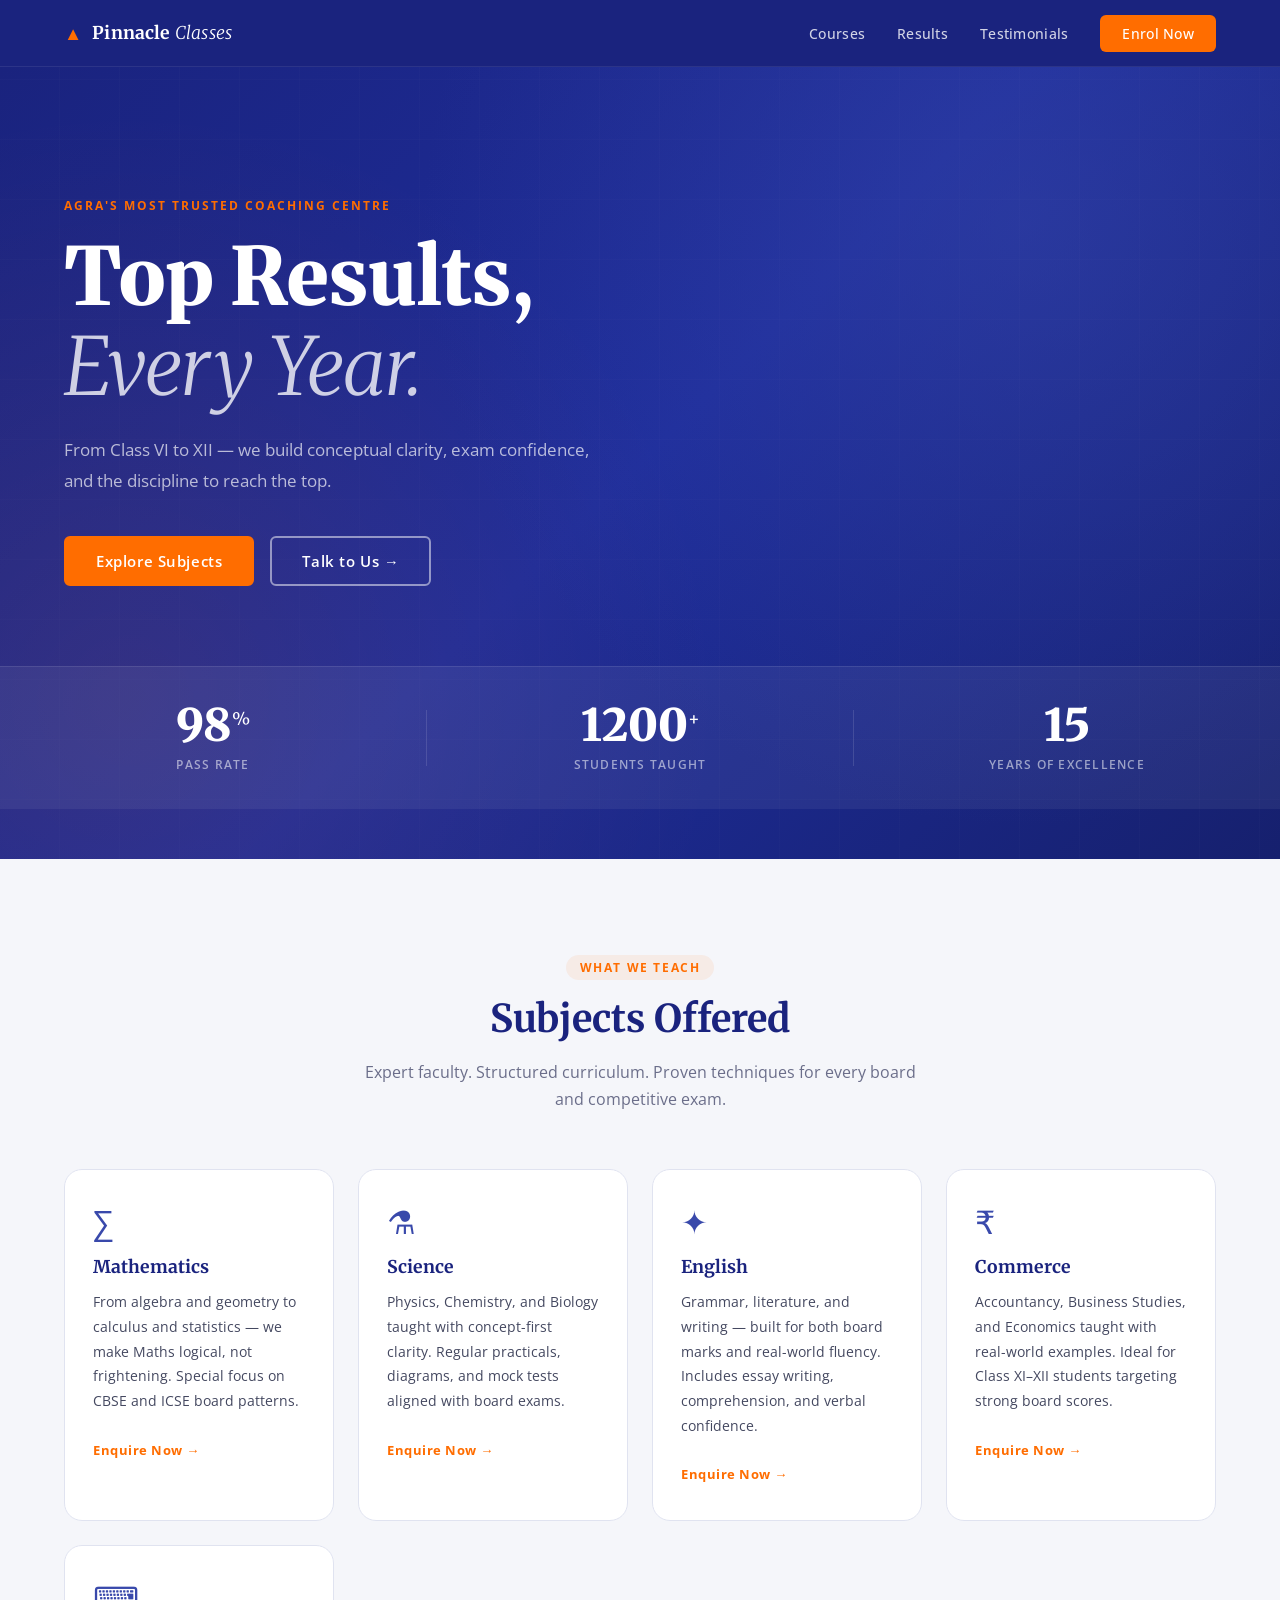
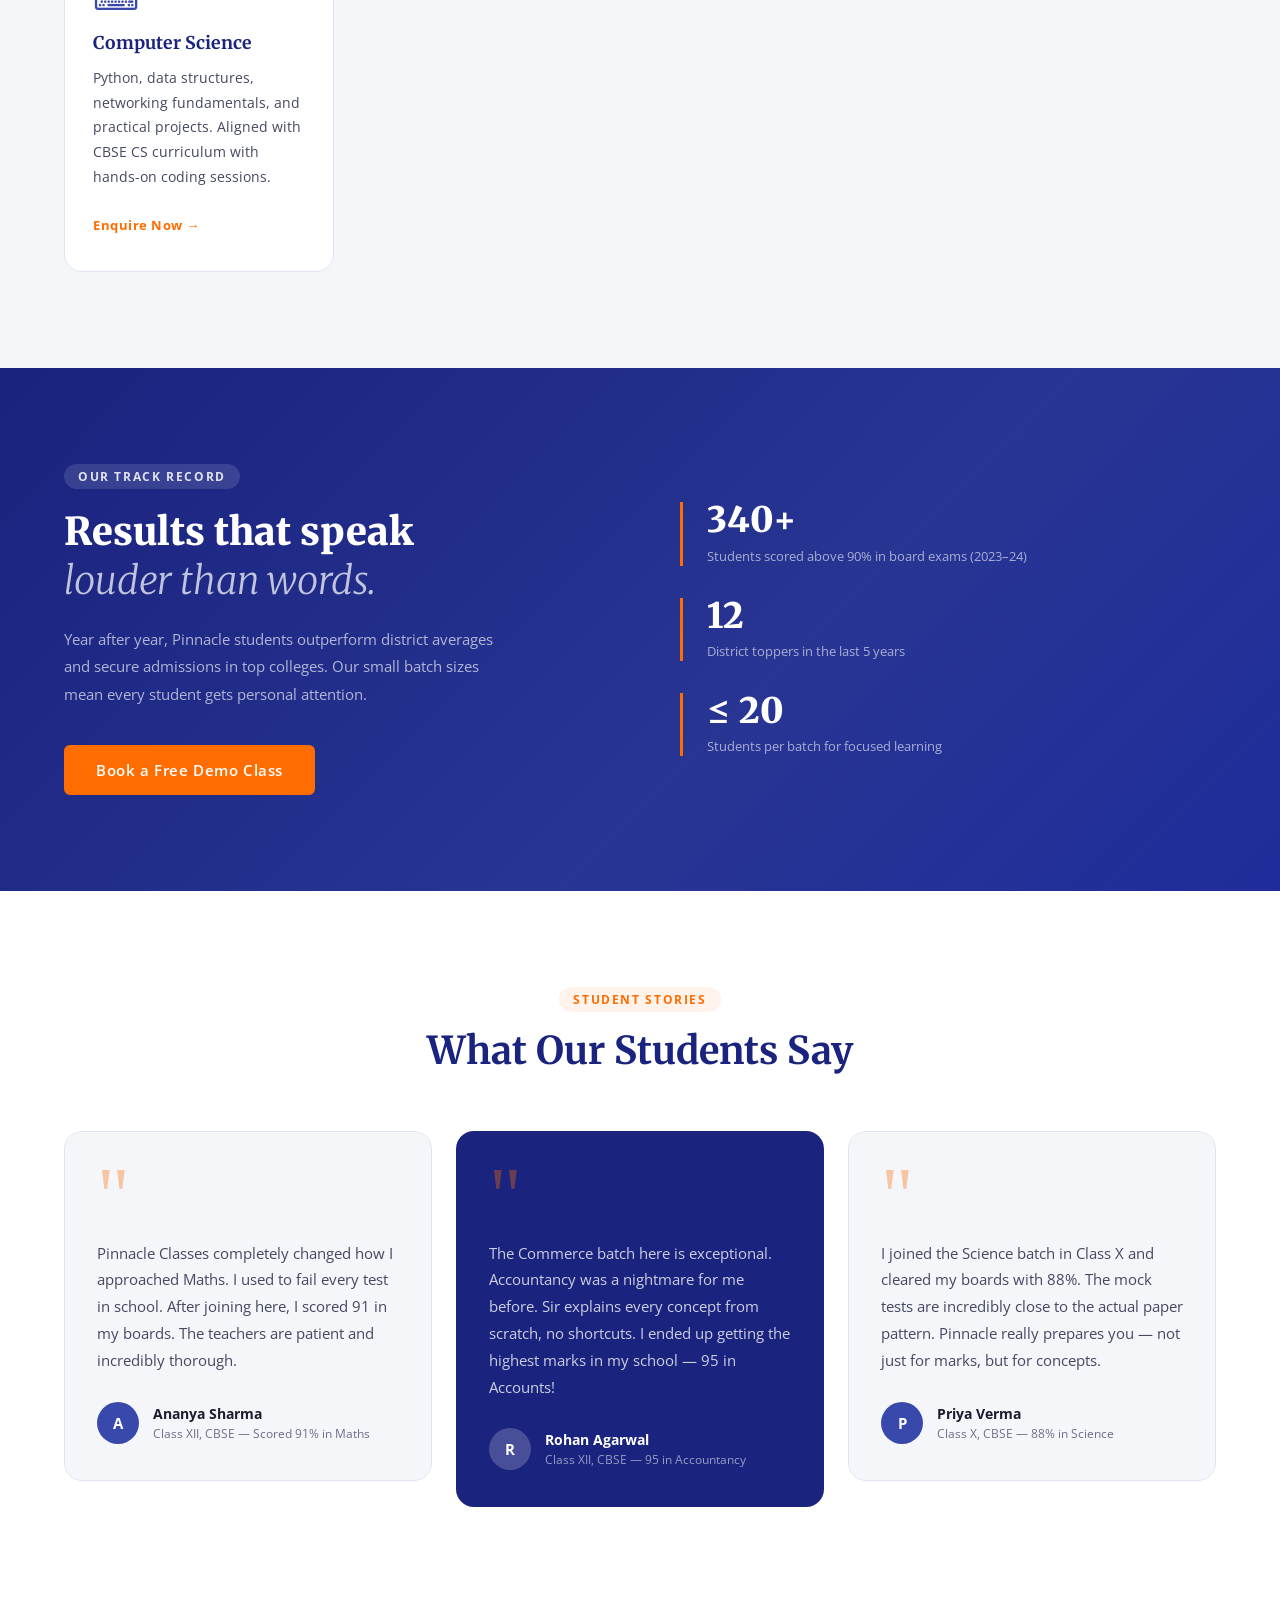
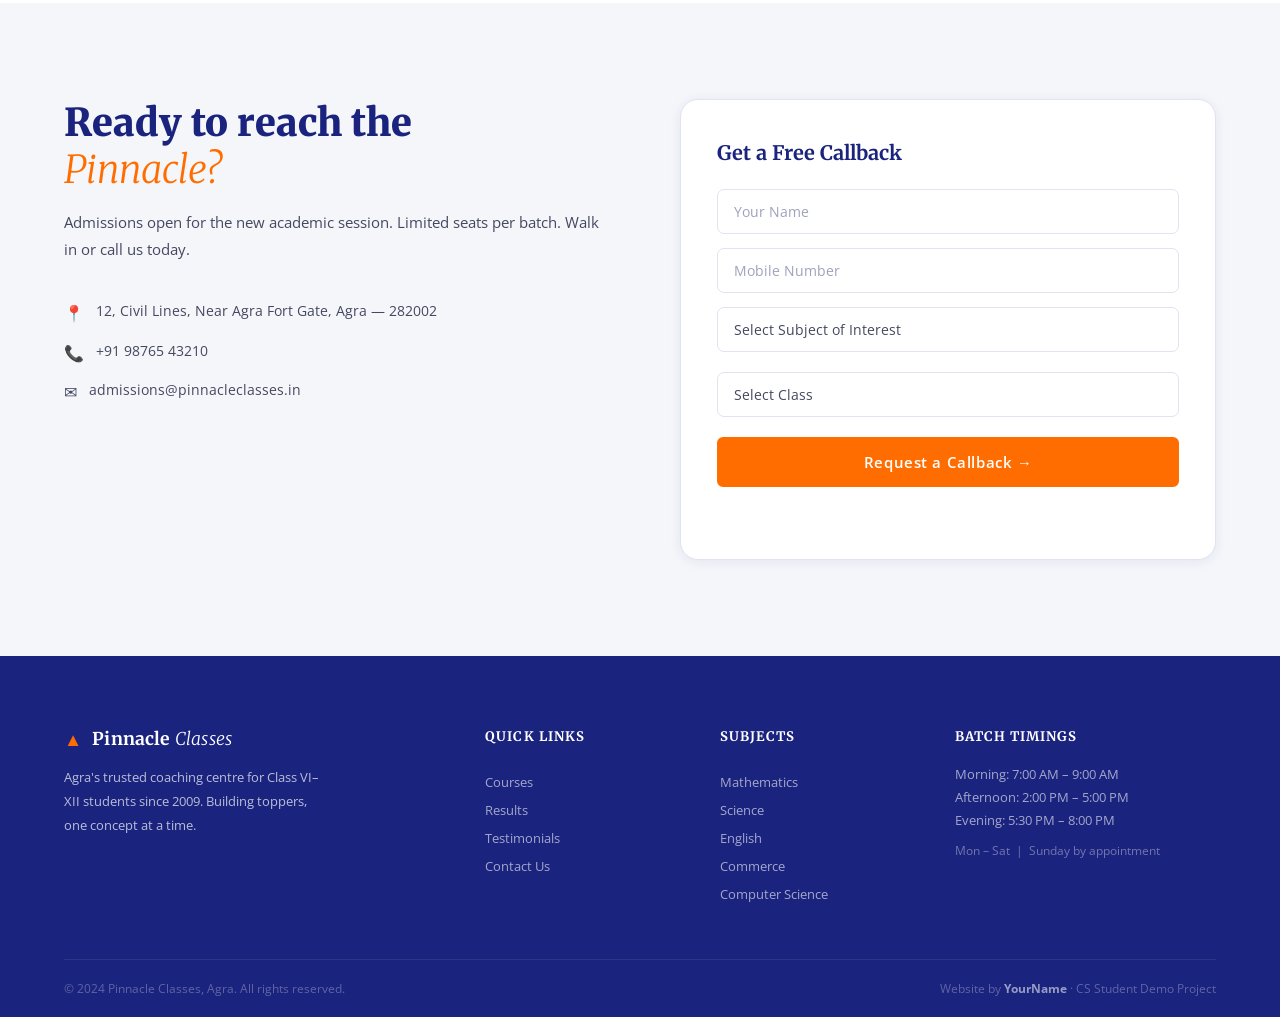
<file: index.html>
<!DOCTYPE html>
<html lang="en">
<head>
  <meta charset="UTF-8" />
  <meta name="viewport" content="width=device-width, initial-scale=1.0" />
  <title>Pinnacle Classes — Top Results, Every Year | Agra</title>
  <link rel="preconnect" href="https://fonts.googleapis.com" />
  <link rel="preconnect" href="https://fonts.gstatic.com" crossorigin />
  <link href="https://fonts.googleapis.com/css2?family=Merriweather:ital,wght@0,300;0,400;0,700;0,900;1,300;1,400&family=Open+Sans:wght@300;400;500;600;700&display=swap" rel="stylesheet" />
  <link rel="stylesheet" href="style.css" />
</head>
<body>

  <!-- ══════════════════════════════════════
       NAVBAR
  ══════════════════════════════════════ -->
  <header class="navbar" id="navbar">
    <div class="nav-inner">
      <a href="index.html" class="nav-logo">
        <span class="logo-icon">▲</span>
        <span class="logo-text">Pinnacle <em>Classes</em></span>
      </a>

      <nav class="nav-links" id="navLinks">
        <a href="courses.html">Courses</a>
        <a href="results.html">Results</a>
        <a href="index.html#testimonials">Testimonials</a>
        <a href="contact.html" class="nav-cta">Enrol Now</a>
      </nav>

      <button class="hamburger" id="hamburger" aria-label="Toggle menu">
        <span></span><span></span><span></span>
      </button>
    </div>
  </header>


  <!-- ══════════════════════════════════════
       HERO
  ══════════════════════════════════════ -->
  <section class="hero" id="home">
    <div class="hero-bg-pattern"></div>
    <div class="hero-content">
      <p class="hero-eyebrow">Agra's Most Trusted Coaching Centre</p>
      <h1 class="hero-heading">
        Top Results,<br />
        <em>Every Year.</em>
      </h1>
      <p class="hero-sub">
        From Class VI to XII — we build conceptual clarity, exam confidence,<br class="desktop-br" />
        and the discipline to reach the top.
      </p>
      <div class="hero-actions">
        <a href="#subjects" class="btn btn-primary">Explore Subjects</a>
        <a href="contact.html" class="btn btn-outline">Talk to Us →</a>
      </div>
    </div>

    <div class="trust-badges">
      <div class="badge">
        <span class="badge-number">98<sup>%</sup></span>
        <span class="badge-label">Pass Rate</span>
      </div>
      <div class="badge-divider"></div>
      <div class="badge">
        <span class="badge-number">1200<sup>+</sup></span>
        <span class="badge-label">Students Taught</span>
      </div>
      <div class="badge-divider"></div>
      <div class="badge">
        <span class="badge-number">15</span>
        <span class="badge-label">Years of Excellence</span>
      </div>
    </div>
  </section>


  <!-- ══════════════════════════════════════
       SUBJECTS
  ══════════════════════════════════════ -->
  <section class="subjects section-pad" id="subjects">
    <div class="container">
      <div class="section-header">
        <span class="section-tag">What We Teach</span>
        <h2 class="section-title">Subjects Offered</h2>
        <p class="section-sub">Expert faculty. Structured curriculum. Proven techniques for every board and competitive exam.</p>
      </div>

      <div class="subjects-grid">

        <div class="subject-card" style="--card-delay: 0s">
          <div class="subject-icon">∑</div>
          <h3>Mathematics</h3>
          <p>From algebra and geometry to calculus and statistics — we make Maths logical, not frightening. Special focus on CBSE and ICSE board patterns.</p>
          <a href="#contact" class="card-btn">Enquire Now →</a>
        </div>

        <div class="subject-card" style="--card-delay: 0.08s">
          <div class="subject-icon">⚗</div>
          <h3>Science</h3>
          <p>Physics, Chemistry, and Biology taught with concept-first clarity. Regular practicals, diagrams, and mock tests aligned with board exams.</p>
          <a href="#contact" class="card-btn">Enquire Now →</a>
        </div>

        <div class="subject-card" style="--card-delay: 0.16s">
          <div class="subject-icon">✦</div>
          <h3>English</h3>
          <p>Grammar, literature, and writing — built for both board marks and real-world fluency. Includes essay writing, comprehension, and verbal confidence.</p>
          <a href="#contact" class="card-btn">Enquire Now →</a>
        </div>

        <div class="subject-card" style="--card-delay: 0.24s">
          <div class="subject-icon">₹</div>
          <h3>Commerce</h3>
          <p>Accountancy, Business Studies, and Economics taught with real-world examples. Ideal for Class XI–XII students targeting strong board scores.</p>
          <a href="#contact" class="card-btn">Enquire Now →</a>
        </div>

        <div class="subject-card" style="--card-delay: 0.32s">
          <div class="subject-icon">⌨</div>
          <h3>Computer Science</h3>
          <p>Python, data structures, networking fundamentals, and practical projects. Aligned with CBSE CS curriculum with hands-on coding sessions.</p>
          <a href="#contact" class="card-btn">Enquire Now →</a>
        </div>

      </div>
    </div>
  </section>


  <!-- ══════════════════════════════════════
       RESULTS STRIP
  ══════════════════════════════════════ -->
  <section class="results-strip" id="results">
    <div class="container">
      <div class="results-inner">
        <div class="results-text">
          <span class="section-tag light">Our Track Record</span>
          <h2>Results that speak<br /><em>louder than words.</em></h2>
          <p>Year after year, Pinnacle students outperform district averages and secure admissions in top colleges. Our small batch sizes mean every student gets personal attention.</p>
          <a href="contact.html" class="btn btn-primary">Book a Free Demo Class</a>
        </div>
        <div class="results-stats">
          <div class="stat-item">
            <span class="stat-num">340+</span>
            <span class="stat-desc">Students scored above 90% in board exams (2023–24)</span>
          </div>
          <div class="stat-item">
            <span class="stat-num">12</span>
            <span class="stat-desc">District toppers in the last 5 years</span>
          </div>
          <div class="stat-item">
            <span class="stat-num">≤ 20</span>
            <span class="stat-desc">Students per batch for focused learning</span>
          </div>
        </div>
      </div>
    </div>
  </section>


  <!-- ══════════════════════════════════════
       TESTIMONIALS
  ══════════════════════════════════════ -->
  <section class="testimonials section-pad" id="testimonials">
    <div class="container">
      <div class="section-header">
        <span class="section-tag">Student Stories</span>
        <h2 class="section-title">What Our Students Say</h2>
      </div>

      <div class="testi-grid">

        <div class="testi-card">
          <div class="testi-quote-mark">"</div>
          <p class="testi-text">Pinnacle Classes completely changed how I approached Maths. I used to fail every test in school. After joining here, I scored 91 in my boards. The teachers are patient and incredibly thorough.</p>
          <div class="testi-author">
            <div class="testi-avatar">A</div>
            <div>
              <strong>Ananya Sharma</strong>
              <span>Class XII, CBSE — Scored 91% in Maths</span>
            </div>
          </div>
        </div>

        <div class="testi-card featured">
          <div class="testi-quote-mark">"</div>
          <p class="testi-text">The Commerce batch here is exceptional. Accountancy was a nightmare for me before. Sir explains every concept from scratch, no shortcuts. I ended up getting the highest marks in my school — 95 in Accounts!</p>
          <div class="testi-author">
            <div class="testi-avatar">R</div>
            <div>
              <strong>Rohan Agarwal</strong>
              <span>Class XII, CBSE — 95 in Accountancy</span>
            </div>
          </div>
        </div>

        <div class="testi-card">
          <div class="testi-quote-mark">"</div>
          <p class="testi-text">I joined the Science batch in Class X and cleared my boards with 88%. The mock tests are incredibly close to the actual paper pattern. Pinnacle really prepares you — not just for marks, but for concepts.</p>
          <div class="testi-author">
            <div class="testi-avatar">P</div>
            <div>
              <strong>Priya Verma</strong>
              <span>Class X, CBSE — 88% in Science</span>
            </div>
          </div>
        </div>

      </div>
    </div>
  </section>


  <!-- ══════════════════════════════════════
       CONTACT / FOOTER CTA
  ══════════════════════════════════════ -->
  <section class="contact-cta" id="contact">
    <div class="container">
      <div class="cta-inner">
        <div class="cta-text">
          <h2>Ready to reach the<br /><em>Pinnacle?</em></h2>
          <p>Admissions open for the new academic session. Limited seats per batch. Walk in or call us today.</p>
          <div class="contact-details">
            <div class="contact-item">
              <span class="contact-icon">📍</span>
              <span>12, Civil Lines, Near Agra Fort Gate, Agra — 282002</span>
            </div>
            <div class="contact-item">
              <span class="contact-icon">📞</span>
              <span>+91 98765 43210</span>
            </div>
            <div class="contact-item">
              <span class="contact-icon">✉</span>
              <span>admissions@pinnacleclasses.in</span>
            </div>
          </div>
        </div>
        <form class="contact-form" onsubmit="handleFormSubmit(event)">
          <h3>Get a Free Callback</h3>
          <input type="text" placeholder="Your Name" required />
          <input type="tel" placeholder="Mobile Number" required />
          <select>
            <option value="" disabled selected>Select Subject of Interest</option>
            <option>Mathematics</option>
            <option>Science</option>
            <option>English</option>
            <option>Commerce</option>
            <option>Computer Science</option>
          </select>
          <select>
            <option value="" disabled selected>Select Class</option>
            <option>Class VI</option>
            <option>Class VII</option>
            <option>Class VIII</option>
            <option>Class IX</option>
            <option>Class X</option>
            <option>Class XI</option>
            <option>Class XII</option>
          </select>
          <button type="submit" class="btn btn-primary full-width">Request a Callback →</button>
          <p class="form-note" id="formNote"></p>
        </form>
      </div>
    </div>
  </section>


  <!-- ══════════════════════════════════════
       FOOTER
  ══════════════════════════════════════ -->
  <footer class="footer">
    <div class="container">
      <div class="footer-inner">
        <div class="footer-brand">
          <a href="index.html" class="nav-logo">
            <span class="logo-icon">▲</span>
            <span class="logo-text">Pinnacle <em>Classes</em></span>
          </a>
          <p>Agra's trusted coaching centre for Class VI–XII students since 2009. Building toppers, one concept at a time.</p>
        </div>
        <div class="footer-links">
          <h4>Quick Links</h4>
          <a href="courses.html">Courses</a>
          <a href="results.html">Results</a>
          <a href="index.html#testimonials">Testimonials</a>
          <a href="contact.html">Contact Us</a>
        </div>
        <div class="footer-links">
          <h4>Subjects</h4>
          <a href="courses.html">Mathematics</a>
          <a href="courses.html">Science</a>
          <a href="courses.html">English</a>
          <a href="courses.html">Commerce</a>
          <a href="courses.html">Computer Science</a>
        </div>
        <div class="footer-timing">
          <h4>Batch Timings</h4>
          <p>Morning: 7:00 AM – 9:00 AM</p>
          <p>Afternoon: 2:00 PM – 5:00 PM</p>
          <p>Evening: 5:30 PM – 8:00 PM</p>
          <p class="timing-note">Mon – Sat &nbsp;|&nbsp; Sunday by appointment</p>
        </div>
      </div>
      <div class="footer-bottom">
        <p>© 2024 Pinnacle Classes, Agra. All rights reserved.</p>
        <p>Website by <strong>YourName</strong> · CS Student Demo Project</p>
      </div>
    </div>
  </footer>


  <script>
    // ── Sticky navbar shadow on scroll ──
    const navbar = document.getElementById('navbar');
    window.addEventListener('scroll', () => {
      navbar.classList.toggle('scrolled', window.scrollY > 40);
    });

    // ── Hamburger menu ──
    const hamburger = document.getElementById('hamburger');
    const navLinks  = document.getElementById('navLinks');
    hamburger.addEventListener('click', () => {
      hamburger.classList.toggle('open');
      navLinks.classList.toggle('open');
    });
    navLinks.querySelectorAll('a').forEach(link => {
      link.addEventListener('click', () => {
        hamburger.classList.remove('open');
        navLinks.classList.remove('open');
      });
    });

    // ── Intersection Observer — fade-in cards ──
    const observer = new IntersectionObserver((entries) => {
      entries.forEach(e => {
        if (e.isIntersecting) {
          e.target.classList.add('visible');
          observer.unobserve(e.target);
        }
      });
    }, { threshold: 0.12 });

    document.querySelectorAll('.subject-card, .testi-card, .stat-item').forEach(el => {
      observer.observe(el);
    });

    // ── Form submit ──
    function handleFormSubmit(e) {
      e.preventDefault();
      const note = document.getElementById('formNote');
      note.textContent = '✓ Thank you! We will call you within 24 hours.';
      note.style.color = '#4CAF50';
      e.target.reset();
    }
  </script>

</body>
</html>
</file>
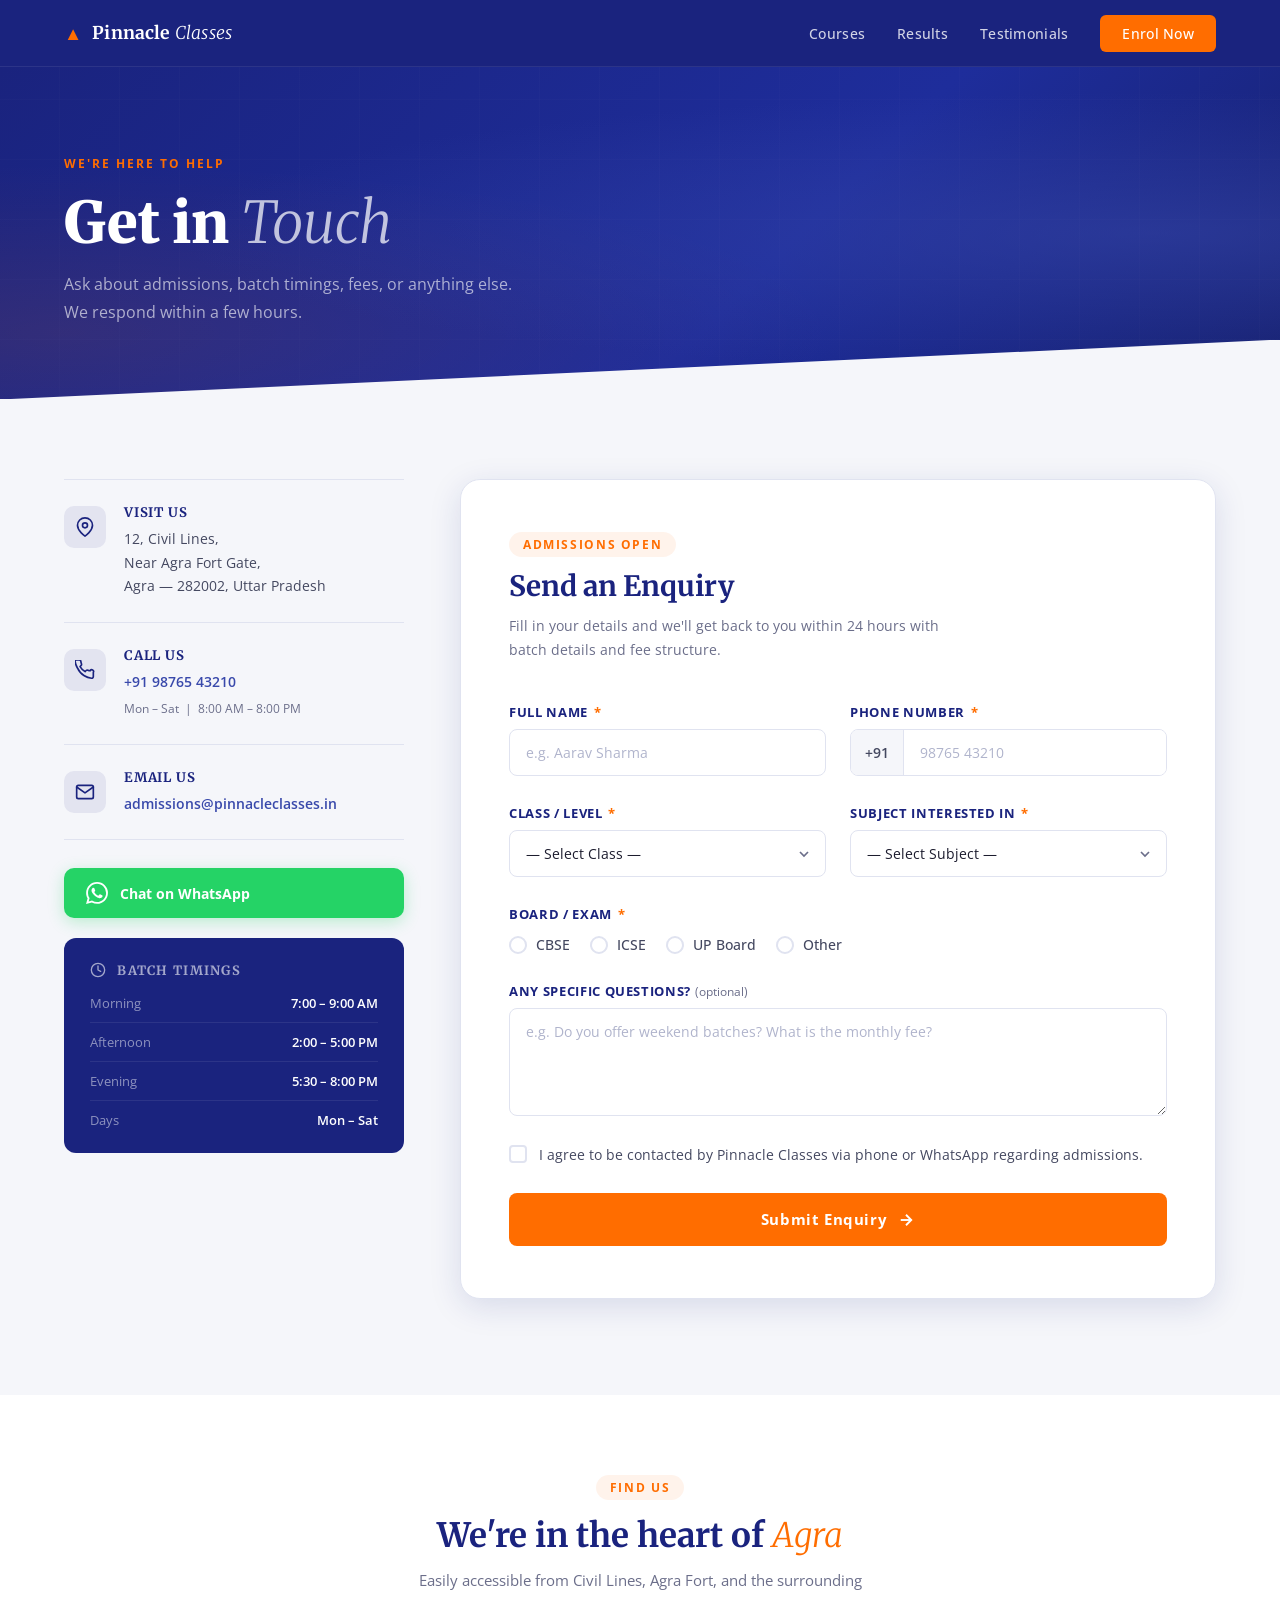
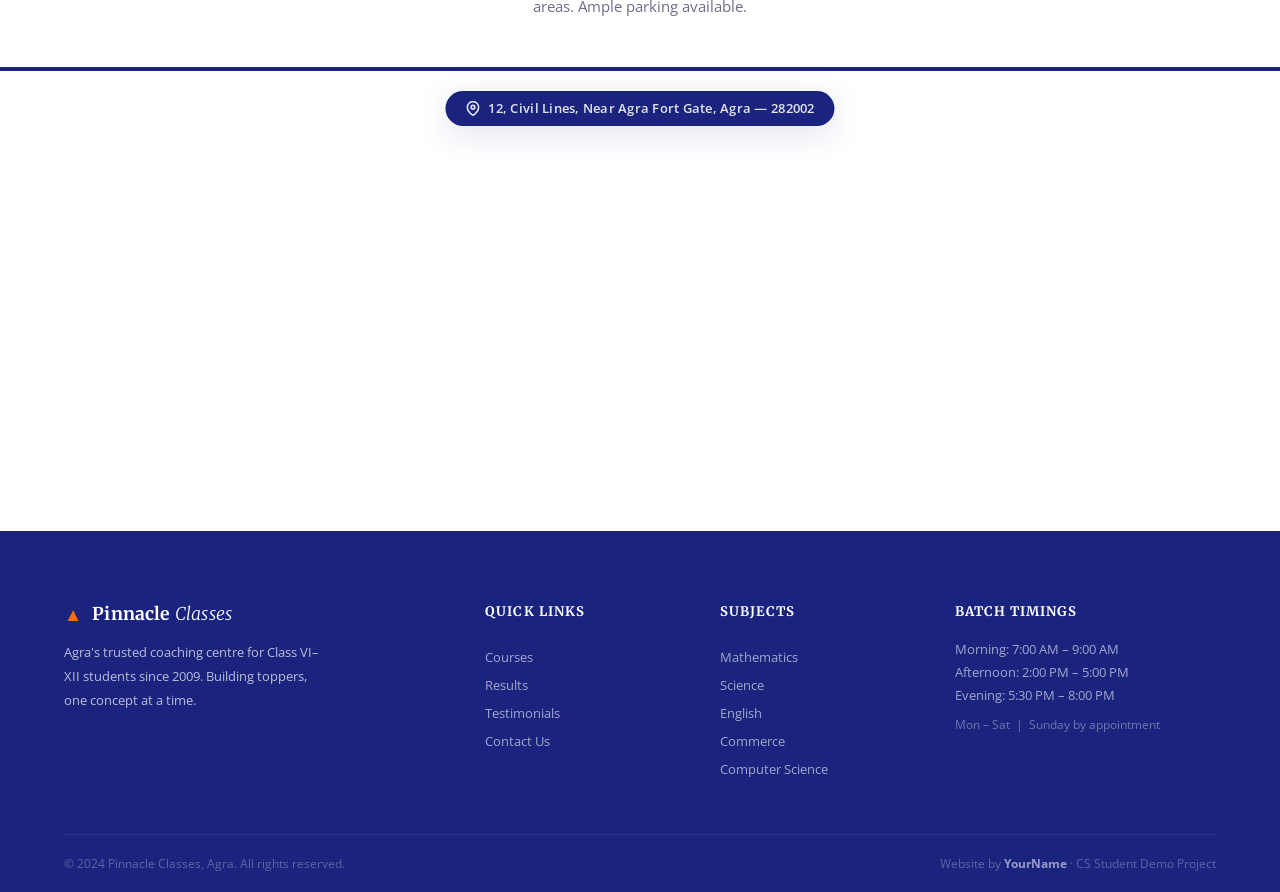
<file: contact.html>
<!DOCTYPE html>
<html lang="en">
<head>
  <meta charset="UTF-8" />
  <meta name="viewport" content="width=device-width, initial-scale=1.0" />
  <title>Contact Us — Pinnacle Classes | Agra</title>
  <link rel="preconnect" href="https://fonts.googleapis.com" />
  <link rel="preconnect" href="https://fonts.gstatic.com" crossorigin />
  <link href="https://fonts.googleapis.com/css2?family=Merriweather:ital,wght@0,300;0,400;0,700;0,900;1,300;1,400&family=Open+Sans:wght@300;400;500;600;700&display=swap" rel="stylesheet" />
  <link rel="stylesheet" href="style.css" />
</head>
<body>

  <!-- ══════════════════════════════════════
       NAVBAR (identical to index.html)
  ══════════════════════════════════════ -->
  <header class="navbar" id="navbar">
    <div class="nav-inner">
      <a href="index.html" class="nav-logo">
        <span class="logo-icon">▲</span>
        <span class="logo-text">Pinnacle <em>Classes</em></span>
      </a>
      <nav class="nav-links" id="navLinks">
        <a href="courses.html">Courses</a>
        <a href="results.html">Results</a>
        <a href="index.html#testimonials">Testimonials</a>
        <a href="contact.html" class="nav-cta">Enrol Now</a>
      </nav>
      <button class="hamburger" id="hamburger" aria-label="Toggle menu">
        <span></span><span></span><span></span>
      </button>
    </div>
  </header>


  <!-- ══════════════════════════════════════
       PAGE HERO — compact
  ══════════════════════════════════════ -->
  <section class="page-hero">
    <div class="page-hero-bg"></div>
    <div class="page-hero-content container">
      <p class="hero-eyebrow">We're Here to Help</p>
      <h1 class="page-hero-heading">Get in <em>Touch</em></h1>
      <p class="page-hero-sub">Ask about admissions, batch timings, fees, or anything else.<br class="d-br">We respond within a few hours.</p>
    </div>
    <!-- Decorative diagonal divider -->
    <div class="page-hero-divider"></div>
  </section>


  <!-- ══════════════════════════════════════
       MAIN CONTACT SECTION
  ══════════════════════════════════════ -->
  <section class="contact-section">
    <div class="container">
      <div class="contact-layout">

        <!-- ── LEFT: Info Panel ── -->
        <aside class="contact-info-panel">

          <div class="info-block">
            <span class="info-icon-wrap">
              <svg width="20" height="20" viewBox="0 0 24 24" fill="none" stroke="currentColor" stroke-width="2" stroke-linecap="round" stroke-linejoin="round"><path d="M21 10c0 7-9 13-9 13s-9-6-9-13a9 9 0 0118 0z"/><circle cx="12" cy="10" r="3"/></svg>
            </span>
            <div>
              <h4>Visit Us</h4>
              <p>12, Civil Lines,<br />Near Agra Fort Gate,<br />Agra — 282002, Uttar Pradesh</p>
            </div>
          </div>

          <div class="info-block">
            <span class="info-icon-wrap">
              <svg width="20" height="20" viewBox="0 0 24 24" fill="none" stroke="currentColor" stroke-width="2" stroke-linecap="round" stroke-linejoin="round"><path d="M22 16.92v3a2 2 0 01-2.18 2 19.79 19.79 0 01-8.63-3.07A19.5 19.5 0 013.07 9.81a19.79 19.79 0 01-3.07-8.67A2 2 0 012 0h3a2 2 0 012 1.72 12.84 12.84 0 00.7 2.81 2 2 0 01-.45 2.11L6.09 7.91a16 16 0 006 6l1.27-1.27a2 2 0 012.11-.45 12.84 12.84 0 002.81.7A2 2 0 0122 14.92z"/></svg>
            </span>
            <div>
              <h4>Call Us</h4>
              <p><a href="tel:+919876543210">+91 98765 43210</a></p>
              <p class="info-note">Mon – Sat &nbsp;|&nbsp; 8:00 AM – 8:00 PM</p>
            </div>
          </div>

          <div class="info-block">
            <span class="info-icon-wrap">
              <svg width="20" height="20" viewBox="0 0 24 24" fill="none" stroke="currentColor" stroke-width="2" stroke-linecap="round" stroke-linejoin="round"><path d="M4 4h16c1.1 0 2 .9 2 2v12c0 1.1-.9 2-2 2H4c-1.1 0-2-.9-2-2V6c0-1.1.9-2 2-2z"/><polyline points="22,6 12,13 2,6"/></svg>
            </span>
            <div>
              <h4>Email Us</h4>
              <p><a href="mailto:admissions@pinnacleclasses.in">admissions@pinnacleclasses.in</a></p>
            </div>
          </div>

          <!-- WhatsApp CTA -->
          <a
            href="https://wa.me/919876543210?text=Hello%2C%20I%20am%20interested%20in%20enrolling%20at%20Pinnacle%20Classes.%20Please%20share%20details."
            target="_blank"
            rel="noopener noreferrer"
            class="whatsapp-btn"
          >
            <svg class="wa-icon" viewBox="0 0 24 24" fill="currentColor" xmlns="http://www.w3.org/2000/svg">
              <path d="M17.472 14.382c-.297-.149-1.758-.867-2.03-.967-.273-.099-.471-.148-.67.15-.197.297-.767.966-.94 1.164-.173.199-.347.223-.644.075-.297-.15-1.255-.463-2.39-1.475-.883-.788-1.48-1.761-1.653-2.059-.173-.297-.018-.458.13-.606.134-.133.298-.347.446-.52.149-.174.198-.298.298-.497.099-.198.05-.371-.025-.52-.075-.149-.669-1.612-.916-2.207-.242-.579-.487-.5-.669-.51-.173-.008-.371-.01-.57-.01-.198 0-.52.074-.792.372-.272.297-1.04 1.016-1.04 2.479 0 1.462 1.065 2.875 1.213 3.074.149.198 2.096 3.2 5.077 4.487.709.306 1.262.489 1.694.625.712.227 1.36.195 1.871.118.571-.085 1.758-.719 2.006-1.413.248-.694.248-1.289.173-1.413-.074-.124-.272-.198-.57-.347m-5.421 7.403h-.004a9.87 9.87 0 01-5.031-1.378l-.361-.214-3.741.982.998-3.648-.235-.374a9.86 9.86 0 01-1.51-5.26c.001-5.45 4.436-9.884 9.888-9.884 2.64 0 5.122 1.03 6.988 2.898a9.825 9.825 0 012.893 6.994c-.003 5.45-4.437 9.884-9.885 9.884m8.413-18.297A11.815 11.815 0 0012.05 0C5.495 0 .16 5.335.157 11.892c0 2.096.547 4.142 1.588 5.945L.057 24l6.305-1.654a11.882 11.882 0 005.683 1.448h.005c6.554 0 11.89-5.335 11.893-11.893a11.821 11.821 0 00-3.48-8.413z"/>
            </svg>
            Chat on WhatsApp
          </a>

          <!-- Batch timings card -->
          <div class="timings-card">
            <h4>
              <svg width="16" height="16" viewBox="0 0 24 24" fill="none" stroke="currentColor" stroke-width="2" stroke-linecap="round" stroke-linejoin="round" style="display:inline;vertical-align:-3px;margin-right:7px"><circle cx="12" cy="12" r="10"/><polyline points="12 6 12 12 16 14"/></svg>
              Batch Timings
            </h4>
            <ul>
              <li><span class="timing-label">Morning</span><span class="timing-val">7:00 – 9:00 AM</span></li>
              <li><span class="timing-label">Afternoon</span><span class="timing-val">2:00 – 5:00 PM</span></li>
              <li><span class="timing-label">Evening</span><span class="timing-val">5:30 – 8:00 PM</span></li>
              <li class="timing-days"><span class="timing-label">Days</span><span class="timing-val">Mon – Sat</span></li>
            </ul>
          </div>

        </aside>

        <!-- ── RIGHT: Enquiry Form ── -->
        <div class="enquiry-form-wrap">
          <div class="form-header">
            <span class="section-tag">Admissions Open</span>
            <h2>Send an Enquiry</h2>
            <p>Fill in your details and we'll get back to you within 24 hours with batch details and fee structure.</p>
          </div>

          <form class="enquiry-form" id="enquiryForm" novalidate>

            <div class="form-row two-col">
              <div class="form-group">
                <label for="fullName">Full Name <span class="required">*</span></label>
                <input
                  type="text"
                  id="fullName"
                  name="fullName"
                  placeholder="e.g. Aarav Sharma"
                  autocomplete="name"
                  required
                />
                <span class="field-error" id="nameErr">Please enter your full name.</span>
              </div>

              <div class="form-group">
                <label for="phone">Phone Number <span class="required">*</span></label>
                <div class="phone-wrap">
                  <span class="phone-prefix">+91</span>
                  <input
                    type="tel"
                    id="phone"
                    name="phone"
                    placeholder="98765 43210"
                    maxlength="10"
                    autocomplete="tel"
                    required
                  />
                </div>
                <span class="field-error" id="phoneErr">Enter a valid 10-digit number.</span>
              </div>
            </div>

            <div class="form-row two-col">
              <div class="form-group">
                <label for="classSelect">Class / Level <span class="required">*</span></label>
                <div class="select-wrap">
                  <select id="classSelect" name="classSelect" required>
                    <option value="" disabled selected>— Select Class —</option>
                    <option value="8">Class 8th</option>
                    <option value="9">Class 9th</option>
                    <option value="10">Class 10th</option>
                    <option value="11">Class 11th</option>
                    <option value="12">Class 12th</option>
                    <option value="competitive">Competitive Exams</option>
                  </select>
                  <svg class="select-arrow" width="16" height="16" viewBox="0 0 24 24" fill="none" stroke="currentColor" stroke-width="2.5"><polyline points="6 9 12 15 18 9"/></svg>
                </div>
                <span class="field-error" id="classErr">Please select a class.</span>
              </div>

              <div class="form-group">
                <label for="subjectSelect">Subject Interested In <span class="required">*</span></label>
                <div class="select-wrap">
                  <select id="subjectSelect" name="subjectSelect" required>
                    <option value="" disabled selected>— Select Subject —</option>
                    <option value="maths">Mathematics</option>
                    <option value="science">Science (Phy / Chem / Bio)</option>
                    <option value="english">English</option>
                    <option value="commerce">Commerce (Acc / BSt / Eco)</option>
                    <option value="cs">Computer Science</option>
                    <option value="all">All Subjects (Full Package)</option>
                  </select>
                  <svg class="select-arrow" width="16" height="16" viewBox="0 0 24 24" fill="none" stroke="currentColor" stroke-width="2.5"><polyline points="6 9 12 15 18 9"/></svg>
                </div>
                <span class="field-error" id="subjectErr">Please select a subject.</span>
              </div>
            </div>

            <div class="form-row">
              <div class="form-group">
                <label for="board">Board / Exam <span class="required">*</span></label>
                <div class="radio-group">
                  <label class="radio-label">
                    <input type="radio" name="board" value="CBSE" required />
                    <span class="radio-custom"></span>
                    CBSE
                  </label>
                  <label class="radio-label">
                    <input type="radio" name="board" value="ICSE" />
                    <span class="radio-custom"></span>
                    ICSE
                  </label>
                  <label class="radio-label">
                    <input type="radio" name="board" value="UP Board" />
                    <span class="radio-custom"></span>
                    UP Board
                  </label>
                  <label class="radio-label">
                    <input type="radio" name="board" value="Other" />
                    <span class="radio-custom"></span>
                    Other
                  </label>
                </div>
                <span class="field-error" id="boardErr">Please select your board.</span>
              </div>
            </div>

            <div class="form-row">
              <div class="form-group">
                <label for="message">Any Specific Questions? <span class="optional">(optional)</span></label>
                <textarea
                  id="message"
                  name="message"
                  rows="4"
                  placeholder="e.g. Do you offer weekend batches? What is the monthly fee?"
                ></textarea>
              </div>
            </div>

            <div class="form-row">
              <div class="form-group checkbox-group">
                <label class="checkbox-label">
                  <input type="checkbox" id="consent" required />
                  <span class="checkbox-custom"></span>
                  I agree to be contacted by Pinnacle Classes via phone or WhatsApp regarding admissions.
                </label>
                <span class="field-error" id="consentErr">Please accept to continue.</span>
              </div>
            </div>

            <button type="submit" class="submit-btn" id="submitBtn">
              <span class="btn-text">Submit Enquiry</span>
              <svg class="btn-arrow" width="18" height="18" viewBox="0 0 24 24" fill="none" stroke="currentColor" stroke-width="2.5"><line x1="5" y1="12" x2="19" y2="12"/><polyline points="12 5 19 12 12 19"/></svg>
            </button>

            <!-- Success message -->
            <div class="form-success" id="formSuccess">
              <svg width="24" height="24" viewBox="0 0 24 24" fill="none" stroke="currentColor" stroke-width="2.5" stroke-linecap="round" stroke-linejoin="round"><polyline points="20 6 9 17 4 12"/></svg>
              <div>
                <strong>Enquiry Submitted!</strong>
                <p>Thank you! Our team will call you within 24 hours to discuss batches and fee structure.</p>
              </div>
            </div>

          </form>
        </div>
        <!-- /form wrap -->

      </div><!-- /contact-layout -->
    </div><!-- /container -->
  </section>


  <!-- ══════════════════════════════════════
       GOOGLE MAP EMBED
  ══════════════════════════════════════ -->
  <section class="map-section">
    <div class="map-header container">
      <span class="section-tag">Find Us</span>
      <h2>We're in the heart of <em>Agra</em></h2>
      <p>Easily accessible from Civil Lines, Agra Fort, and the surrounding areas. Ample parking available.</p>
    </div>
    <div class="map-embed-wrap">
      <!-- Agra Fort area, Agra — replace src with your exact embed URL from Google Maps → Share → Embed -->
      <iframe
        src="https://www.google.com/maps/embed?pb=!1m18!1m12!1m3!1d3549.2085043766887!2d78.00484907536497!3d27.17583677648258!2m3!1f0!2f0!3f0!3m2!1i1024!2i768!4f13.1!3m3!1m2!1s0x39747121d702ff6d%3A0xdd2ae4803f767dde!2sAgra%20Fort!5e0!3m2!1sen!2sin!4v1700000000000!5m2!1sen!2sin"
        width="100%"
        height="460"
        style="border:0;"
        allowfullscreen=""
        loading="lazy"
        referrerpolicy="no-referrer-when-downgrade"
        title="Pinnacle Classes Location — Agra"
      ></iframe>
      <!-- Address overlay pill -->
      <div class="map-overlay-pill">
        <svg width="15" height="15" viewBox="0 0 24 24" fill="none" stroke="currentColor" stroke-width="2.5" stroke-linecap="round" stroke-linejoin="round"><path d="M21 10c0 7-9 13-9 13s-9-6-9-13a9 9 0 0118 0z"/><circle cx="12" cy="10" r="3"/></svg>
        12, Civil Lines, Near Agra Fort Gate, Agra — 282002
      </div>
    </div>
  </section>


  <!-- ══════════════════════════════════════
       FOOTER (identical to index.html)
  ══════════════════════════════════════ -->
  <footer class="footer">
    <div class="container">
      <div class="footer-inner">
        <div class="footer-brand">
          <a href="index.html" class="nav-logo">
            <span class="logo-icon">▲</span>
            <span class="logo-text">Pinnacle <em>Classes</em></span>
          </a>
          <p>Agra's trusted coaching centre for Class VI–XII students since 2009. Building toppers, one concept at a time.</p>
        </div>
        <div class="footer-links">
          <h4>Quick Links</h4>
          <a href="courses.html">Courses</a>
          <a href="results.html">Results</a>
          <a href="index.html#testimonials">Testimonials</a>
          <a href="contact.html">Contact Us</a>
        </div>
        <div class="footer-links">
          <h4>Subjects</h4>
          <a href="courses.html">Mathematics</a>
          <a href="courses.html">Science</a>
          <a href="courses.html">English</a>
          <a href="courses.html">Commerce</a>
          <a href="courses.html">Computer Science</a>
        </div>
        <div class="footer-timing">
          <h4>Batch Timings</h4>
          <p>Morning: 7:00 AM – 9:00 AM</p>
          <p>Afternoon: 2:00 PM – 5:00 PM</p>
          <p>Evening: 5:30 PM – 8:00 PM</p>
          <p class="timing-note">Mon – Sat &nbsp;|&nbsp; Sunday by appointment</p>
        </div>
      </div>
      <div class="footer-bottom">
        <p>© 2024 Pinnacle Classes, Agra. All rights reserved.</p>
        <p>Website by <strong>YourName</strong> · CS Student Demo Project</p>
      </div>
    </div>
  </footer>


  <script>
    // ── Navbar scroll shadow ──
    const navbar = document.getElementById('navbar');
    window.addEventListener('scroll', () => {
      navbar.classList.toggle('scrolled', window.scrollY > 40);
    });

    // ── Hamburger ──
    const hamburger = document.getElementById('hamburger');
    const navLinks  = document.getElementById('navLinks');
    hamburger.addEventListener('click', () => {
      hamburger.classList.toggle('open');
      navLinks.classList.toggle('open');
    });
    navLinks.querySelectorAll('a').forEach(link => {
      link.addEventListener('click', () => {
        hamburger.classList.remove('open');
        navLinks.classList.remove('open');
      });
    });

    // ── Form validation & submit ──
    const form = document.getElementById('enquiryForm');

    function showErr(id, show) {
      document.getElementById(id).style.display = show ? 'block' : 'none';
    }

    function validatePhone(val) {
      return /^[6-9]\d{9}$/.test(val.replace(/\s/g, ''));
    }

    form.addEventListener('submit', function (e) {
      e.preventDefault();
      let valid = true;

      const name    = document.getElementById('fullName').value.trim();
      const phone   = document.getElementById('phone').value.trim();
      const cls     = document.getElementById('classSelect').value;
      const subject = document.getElementById('subjectSelect').value;
      const board   = form.querySelector('input[name="board"]:checked');
      const consent = document.getElementById('consent').checked;

      // Clear previous errors
      ['nameErr','phoneErr','classErr','subjectErr','boardErr','consentErr'].forEach(id => showErr(id, false));

      if (!name || name.length < 2)          { showErr('nameErr', true);    valid = false; }
      if (!validatePhone(phone))              { showErr('phoneErr', true);   valid = false; }
      if (!cls)                               { showErr('classErr', true);   valid = false; }
      if (!subject)                           { showErr('subjectErr', true); valid = false; }
      if (!board)                             { showErr('boardErr', true);   valid = false; }
      if (!consent)                           { showErr('consentErr', true); valid = false; }

      if (!valid) {
        // Scroll to first error
        const firstErr = form.querySelector('.field-error[style*="block"]');
        if (firstErr) firstErr.scrollIntoView({ behavior: 'smooth', block: 'center' });
        return;
      }

      // Success state
      const btn = document.getElementById('submitBtn');
      btn.disabled  = true;
      btn.innerHTML = '<span class="btn-text">Submitting…</span>';

      // Simulate async submit (replace with real fetch/formspree)
      setTimeout(() => {
        form.querySelectorAll('.form-row').forEach(r => r.style.display = 'none');
        btn.style.display = 'none';
        document.getElementById('formSuccess').style.display = 'flex';
      }, 900);
    });

    // ── Live phone formatting ──
    document.getElementById('phone').addEventListener('input', function() {
      this.value = this.value.replace(/\D/g, '').slice(0, 10);
    });

    // ── Fade-in on scroll ──
    const observer = new IntersectionObserver((entries) => {
      entries.forEach(e => {
        if (e.isIntersecting) { e.target.classList.add('visible'); observer.unobserve(e.target); }
      });
    }, { threshold: 0.10 });
    document.querySelectorAll('.info-block, .timings-card, .enquiry-form-wrap').forEach(el => observer.observe(el));
  </script>

</body>
</html>
</file>
<file: style.css>
/* ══════════════════════════════════════════════════
   PINNACLE CLASSES — style.css
   Fonts: Merriweather (headings) + Open Sans (body)
   Palette: #1A237E (blue) · #FF6D00 (orange) · #fff
   ══════════════════════════════════════════════════ */

/* ── CSS Variables ────────────────────────────────── */
:root {
  --blue:        #1A237E;
  --blue-mid:    #283593;
  --blue-light:  #3949AB;
  --orange:      #FF6D00;
  --orange-lite: #FF8F00;
  --white:       #ffffff;
  --off-white:   #F5F6FA;
  --text-dark:   #1C1C2E;
  --text-mid:    #444860;
  --text-light:  #6B6E8A;
  --border:      #E0E3F0;

  --font-head:   'Merriweather', Georgia, serif;
  --font-body:   'Open Sans', sans-serif;

  --radius:      10px;
  --radius-lg:   18px;
  --shadow-sm:   0 2px 12px rgba(26,35,126,.08);
  --shadow-md:   0 8px 32px rgba(26,35,126,.13);
  --shadow-lg:   0 20px 60px rgba(26,35,126,.18);

  --transition:  0.28s cubic-bezier(.4,0,.2,1);
  --max-w:       1160px;
}

/* ── Reset & Base ─────────────────────────────────── */
*, *::before, *::after { box-sizing: border-box; margin: 0; padding: 0; }

html { scroll-behavior: smooth; font-size: 16px; }

body {
  font-family: var(--font-body);
  color: var(--text-dark);
  background: var(--white);
  -webkit-font-smoothing: antialiased;
  overflow-x: hidden;
}

img { max-width: 100%; display: block; }
a  { text-decoration: none; color: inherit; }

.container {
  width: 90%;
  max-width: var(--max-w);
  margin: 0 auto;
}

.section-pad { padding: 96px 0; }
.desktop-br  { display: block; }

/* ── Buttons ──────────────────────────────────────── */
.btn {
  display: inline-block;
  font-family: var(--font-body);
  font-weight: 600;
  font-size: .92rem;
  letter-spacing: .04em;
  padding: 13px 30px;
  border-radius: 6px;
  cursor: pointer;
  border: 2px solid transparent;
  transition: var(--transition);
  white-space: nowrap;
}
.btn-primary {
  background: var(--orange);
  color: var(--white);
  border-color: var(--orange);
}
.btn-primary:hover {
  background: var(--orange-lite);
  border-color: var(--orange-lite);
  transform: translateY(-2px);
  box-shadow: 0 8px 24px rgba(255,109,0,.30);
}
.btn-outline {
  background: transparent;
  color: var(--white);
  border-color: rgba(255,255,255,.5);
}
.btn-outline:hover {
  background: rgba(255,255,255,.12);
  border-color: var(--white);
}
.full-width { width: 100%; text-align: center; }

/* ── Section Header ───────────────────────────────── */
.section-header {
  text-align: center;
  margin-bottom: 56px;
}
.section-tag {
  display: inline-block;
  font-family: var(--font-body);
  font-size: .72rem;
  font-weight: 700;
  letter-spacing: .14em;
  text-transform: uppercase;
  color: var(--orange);
  background: rgba(255,109,0,.08);
  padding: 5px 14px;
  border-radius: 50px;
  margin-bottom: 14px;
}
.section-tag.light {
  color: rgba(255,255,255,.85);
  background: rgba(255,255,255,.12);
}
.section-title {
  font-family: var(--font-head);
  font-size: clamp(1.75rem, 3vw, 2.4rem);
  font-weight: 700;
  color: var(--blue);
  line-height: 1.28;
  margin-bottom: 16px;
}
.section-sub {
  font-size: .97rem;
  color: var(--text-light);
  max-width: 560px;
  margin: 0 auto;
  line-height: 1.75;
}

/* ══════════════════════════════════════
   NAVBAR
══════════════════════════════════════ */
.navbar {
  position: sticky;
  top: 0;
  z-index: 999;
  background: var(--blue);
  border-bottom: 1px solid rgba(255,255,255,.08);
  transition: box-shadow var(--transition), background var(--transition);
}
.navbar.scrolled {
  box-shadow: 0 4px 24px rgba(0,0,0,.22);
  background: #141a63;
}
.nav-inner {
  display: flex;
  align-items: center;
  justify-content: space-between;
  height: 66px;
  width: 90%;
  max-width: var(--max-w);
  margin: 0 auto;
}

/* Logo */
.nav-logo {
  display: flex;
  align-items: center;
  gap: 10px;
  color: var(--white);
}
.logo-icon {
  color: var(--orange);
  font-size: 1.15rem;
  line-height: 1;
}
.logo-text {
  font-family: var(--font-head);
  font-size: 1.1rem;
  font-weight: 700;
  letter-spacing: .01em;
}
.logo-text em { font-style: italic; font-weight: 300; }

/* Nav links */
.nav-links {
  display: flex;
  align-items: center;
  gap: 32px;
}
.nav-links a {
  color: rgba(255,255,255,.80);
  font-size: .88rem;
  font-weight: 500;
  letter-spacing: .02em;
  transition: color var(--transition);
  position: relative;
}
.nav-links a:not(.nav-cta)::after {
  content: '';
  position: absolute;
  bottom: -3px;
  left: 0;
  width: 0;
  height: 2px;
  background: var(--orange);
  transition: width var(--transition);
}
.nav-links a:not(.nav-cta):hover { color: var(--white); }
.nav-links a:not(.nav-cta):hover::after { width: 100%; }

.nav-cta {
  background: var(--orange);
  color: var(--white) !important;
  padding: 9px 22px;
  border-radius: 6px;
  font-weight: 600;
  transition: background var(--transition), transform var(--transition) !important;
}
.nav-cta:hover {
  background: var(--orange-lite) !important;
  transform: translateY(-1px);
}

/* Hamburger */
.hamburger {
  display: none;
  flex-direction: column;
  justify-content: space-between;
  width: 26px;
  height: 18px;
  background: none;
  border: none;
  cursor: pointer;
  padding: 0;
}
.hamburger span {
  display: block;
  height: 2px;
  width: 100%;
  background: var(--white);
  border-radius: 2px;
  transition: var(--transition);
  transform-origin: left center;
}
.hamburger.open span:nth-child(1) { transform: rotate(40deg) translateY(-2px); }
.hamburger.open span:nth-child(2) { opacity: 0; transform: scaleX(0); }
.hamburger.open span:nth-child(3) { transform: rotate(-40deg) translateY(2px); }


/* ══════════════════════════════════════
   HERO
══════════════════════════════════════ */
.hero {
  position: relative;
  background: var(--blue);
  min-height: 88vh;
  display: flex;
  flex-direction: column;
  justify-content: center;
  overflow: hidden;
  padding: 80px 0 0;
}

/* Subtle geometric pattern background */
.hero-bg-pattern {
  position: absolute;
  inset: 0;
  background-image:
    radial-gradient(circle at 80% 20%, rgba(57,73,171,.45) 0%, transparent 50%),
    radial-gradient(circle at 10% 80%, rgba(255,109,0,.10) 0%, transparent 45%),
    linear-gradient(135deg, #1A237E 0%, #1e2d9b 50%, #16206e 100%);
  z-index: 0;
}
.hero-bg-pattern::before {
  content: '';
  position: absolute;
  inset: 0;
  background-image: repeating-linear-gradient(
    0deg,
    transparent,
    transparent 59px,
    rgba(255,255,255,.025) 60px
  ),
  repeating-linear-gradient(
    90deg,
    transparent,
    transparent 59px,
    rgba(255,255,255,.025) 60px
  );
  z-index: 0;
}

.hero-content {
  position: relative;
  z-index: 1;
  width: 90%;
  max-width: var(--max-w);
  margin: 0 auto;
  animation: heroFadeUp .9s ease both;
}

.hero-eyebrow {
  font-size: .78rem;
  font-weight: 700;
  letter-spacing: .16em;
  text-transform: uppercase;
  color: var(--orange);
  margin-bottom: 18px;
}
.hero-heading {
  font-family: var(--font-head);
  font-size: clamp(2.6rem, 6.5vw, 5rem);
  font-weight: 900;
  line-height: 1.12;
  color: var(--white);
  margin-bottom: 24px;
}
.hero-heading em {
  font-style: italic;
  font-weight: 300;
  color: rgba(255,255,255,.78);
}
.hero-sub {
  font-size: 1.05rem;
  color: rgba(255,255,255,.68);
  line-height: 1.80;
  max-width: 560px;
  margin-bottom: 40px;
}
.hero-actions {
  display: flex;
  gap: 16px;
  flex-wrap: wrap;
}

/* Trust badges bar */
.trust-badges {
  position: relative;
  z-index: 1;
  display: flex;
  align-items: center;
  justify-content: center;
  gap: 0;
  background: rgba(255,255,255,.06);
  border-top: 1px solid rgba(255,255,255,.10);
  margin-top: 80px;
  padding: 36px 0;
  animation: heroFadeUp 1s .2s ease both;
}
.badge {
  flex: 1;
  text-align: center;
  padding: 0 40px;
}
.badge-number {
  display: block;
  font-family: var(--font-head);
  font-size: 2.8rem;
  font-weight: 900;
  color: var(--white);
  line-height: 1;
}
.badge-number sup {
  font-size: 1.1rem;
  vertical-align: super;
  font-weight: 400;
}
.badge-label {
  display: block;
  font-size: .78rem;
  font-weight: 600;
  letter-spacing: .10em;
  text-transform: uppercase;
  color: rgba(255,255,255,.55);
  margin-top: 8px;
}
.badge-divider {
  width: 1px;
  height: 56px;
  background: rgba(255,255,255,.12);
}

@keyframes heroFadeUp {
  from { opacity: 0; transform: translateY(28px); }
  to   { opacity: 1; transform: translateY(0); }
}


/* ══════════════════════════════════════
   SUBJECTS
══════════════════════════════════════ */
.subjects { background: var(--off-white); }

.subjects-grid {
  display: grid;
  grid-template-columns: repeat(auto-fit, minmax(220px, 1fr));
  gap: 24px;
}

.subject-card {
  background: var(--white);
  border: 1px solid var(--border);
  border-radius: var(--radius-lg);
  padding: 36px 28px;
  position: relative;
  overflow: hidden;
  transition: transform var(--transition), box-shadow var(--transition), border-color var(--transition);

  /* Fade-in state */
  opacity: 0;
  transform: translateY(24px);
}
.subject-card.visible {
  animation: cardReveal .55s var(--card-delay, 0s) ease both;
}
@keyframes cardReveal {
  from { opacity: 0; transform: translateY(24px); }
  to   { opacity: 1; transform: translateY(0); }
}

.subject-card::after {
  content: '';
  position: absolute;
  bottom: 0; left: 0;
  width: 100%; height: 3px;
  background: var(--orange);
  transform: scaleX(0);
  transform-origin: left;
  transition: transform var(--transition);
}
.subject-card:hover {
  transform: translateY(-6px);
  box-shadow: var(--shadow-md);
  border-color: rgba(26,35,126,.15);
}
.subject-card:hover::after { transform: scaleX(1); }

.subject-icon {
  font-size: 2rem;
  color: var(--blue-light);
  margin-bottom: 18px;
  display: block;
  line-height: 1;
}
.subject-card h3 {
  font-family: var(--font-head);
  font-size: 1.1rem;
  font-weight: 700;
  color: var(--blue);
  margin-bottom: 12px;
}
.subject-card p {
  font-size: .88rem;
  color: var(--text-mid);
  line-height: 1.75;
  margin-bottom: 24px;
}
.card-btn {
  font-size: .82rem;
  font-weight: 700;
  color: var(--orange);
  letter-spacing: .04em;
  transition: gap var(--transition), color var(--transition);
  display: inline-flex;
  align-items: center;
}
.card-btn:hover { color: var(--orange-lite); }


/* ══════════════════════════════════════
   RESULTS STRIP
══════════════════════════════════════ */
.results-strip {
  background: linear-gradient(135deg, var(--blue) 0%, #283593 60%, #1e2d9b 100%);
  padding: 96px 0;
}
.results-inner {
  display: grid;
  grid-template-columns: 1fr 1fr;
  gap: 80px;
  align-items: center;
}
.results-text .section-tag { margin-bottom: 18px; }
.results-text h2 {
  font-family: var(--font-head);
  font-size: clamp(1.7rem, 3vw, 2.4rem);
  font-weight: 900;
  color: var(--white);
  line-height: 1.28;
  margin-bottom: 20px;
}
.results-text h2 em {
  font-style: italic;
  font-weight: 300;
  color: rgba(255,255,255,.72);
}
.results-text p {
  color: rgba(255,255,255,.65);
  font-size: .96rem;
  line-height: 1.80;
  margin-bottom: 36px;
  max-width: 440px;
}

.results-stats {
  display: flex;
  flex-direction: column;
  gap: 32px;
}
.stat-item {
  opacity: 0;
  transform: translateX(20px);
  border-left: 3px solid var(--orange);
  padding-left: 24px;
}
.stat-item.visible {
  animation: statSlide .5s ease both;
}
@keyframes statSlide {
  from { opacity: 0; transform: translateX(20px); }
  to   { opacity: 1; transform: translateX(0); }
}
.stat-num {
  display: block;
  font-family: var(--font-head);
  font-size: 2.2rem;
  font-weight: 900;
  color: var(--white);
  line-height: 1;
  margin-bottom: 6px;
}
.stat-desc {
  font-size: .84rem;
  color: rgba(255,255,255,.60);
  line-height: 1.5;
}


/* ══════════════════════════════════════
   TESTIMONIALS
══════════════════════════════════════ */
.testimonials { background: var(--white); }

.testi-grid {
  display: grid;
  grid-template-columns: repeat(3, 1fr);
  gap: 24px;
  align-items: start;
}
.testi-card {
  background: var(--off-white);
  border: 1px solid var(--border);
  border-radius: var(--radius-lg);
  padding: 36px 32px;
  position: relative;
  transition: transform var(--transition), box-shadow var(--transition);

  opacity: 0;
  transform: translateY(20px);
}
.testi-card.visible {
  animation: cardReveal .55s ease both;
}
.testi-card:hover {
  transform: translateY(-5px);
  box-shadow: var(--shadow-md);
}
.testi-card.featured {
  background: var(--blue);
  border-color: transparent;
  transform: translateY(-12px);
}
.testi-card.featured:hover { transform: translateY(-17px); }

.testi-quote-mark {
  font-family: Georgia, serif;
  font-size: 5rem;
  line-height: .7;
  color: var(--orange);
  opacity: .35;
  margin-bottom: 16px;
  display: block;
}
.testi-text {
  font-size: .92rem;
  line-height: 1.82;
  color: var(--text-mid);
  margin-bottom: 28px;
}
.testi-card.featured .testi-text { color: rgba(255,255,255,.78); }

.testi-author {
  display: flex;
  align-items: center;
  gap: 14px;
}
.testi-avatar {
  width: 42px; height: 42px;
  border-radius: 50%;
  background: var(--blue-light);
  color: var(--white);
  display: flex; align-items: center; justify-content: center;
  font-weight: 700;
  font-size: .95rem;
  flex-shrink: 0;
}
.testi-card.featured .testi-avatar { background: rgba(255,255,255,.20); }
.testi-author strong {
  display: block;
  font-size: .9rem;
  font-weight: 700;
  color: var(--text-dark);
}
.testi-card.featured .testi-author strong { color: var(--white); }
.testi-author span {
  font-size: .78rem;
  color: var(--text-light);
  margin-top: 2px;
  display: block;
}
.testi-card.featured .testi-author span { color: rgba(255,255,255,.55); }


/* ══════════════════════════════════════
   CONTACT CTA
══════════════════════════════════════ */
.contact-cta { background: var(--off-white); padding: 96px 0; }
.cta-inner {
  display: grid;
  grid-template-columns: 1fr 1fr;
  gap: 80px;
  align-items: start;
}
.cta-text h2 {
  font-family: var(--font-head);
  font-size: clamp(1.8rem, 3vw, 2.6rem);
  font-weight: 900;
  color: var(--blue);
  line-height: 1.22;
  margin-bottom: 16px;
}
.cta-text h2 em {
  font-style: italic;
  font-weight: 300;
  color: var(--orange);
}
.cta-text > p {
  font-size: .96rem;
  color: var(--text-mid);
  line-height: 1.78;
  margin-bottom: 36px;
}
.contact-details {
  display: flex;
  flex-direction: column;
  gap: 14px;
}
.contact-item {
  display: flex;
  align-items: flex-start;
  gap: 12px;
  font-size: .88rem;
  color: var(--text-mid);
  line-height: 1.55;
}
.contact-icon { font-size: 1rem; flex-shrink: 0; margin-top: 1px; }

/* Form */
.contact-form {
  background: var(--white);
  border: 1px solid var(--border);
  border-radius: var(--radius-lg);
  padding: 40px 36px;
  box-shadow: var(--shadow-sm);
}
.contact-form h3 {
  font-family: var(--font-head);
  font-size: 1.25rem;
  font-weight: 700;
  color: var(--blue);
  margin-bottom: 24px;
}
.contact-form input,
.contact-form select {
  display: block;
  width: 100%;
  padding: 12px 16px;
  margin-bottom: 14px;
  border: 1.5px solid var(--border);
  border-radius: 7px;
  font-family: var(--font-body);
  font-size: .88rem;
  color: var(--text-dark);
  background: var(--white);
  transition: border-color var(--transition), box-shadow var(--transition);
  appearance: none;
}
.contact-form input:focus,
.contact-form select:focus {
  outline: none;
  border-color: var(--blue-light);
  box-shadow: 0 0 0 3px rgba(57,73,171,.12);
}
.contact-form input::placeholder { color: #9ea2bc; }
.contact-form select { color: var(--text-mid); cursor: pointer; margin-bottom: 20px; }
.form-note {
  font-size: .82rem;
  text-align: center;
  margin-top: 12px;
  min-height: 20px;
}


/* ══════════════════════════════════════
   FOOTER
══════════════════════════════════════ */
.footer {
  background: var(--blue);
  color: rgba(255,255,255,.70);
  padding: 72px 0 0;
}
.footer-inner {
  display: grid;
  grid-template-columns: 2fr 1fr 1fr 1.4fr;
  gap: 48px;
  padding-bottom: 56px;
  border-bottom: 1px solid rgba(255,255,255,.08);
}
.footer-brand .nav-logo { margin-bottom: 16px; }
.footer-brand p {
  font-size: .84rem;
  line-height: 1.78;
  max-width: 260px;
}

.footer-links h4,
.footer-timing h4 {
  font-family: var(--font-head);
  font-size: .82rem;
  font-weight: 700;
  letter-spacing: .08em;
  text-transform: uppercase;
  color: var(--white);
  margin-bottom: 18px;
}
.footer-links {
  display: flex;
  flex-direction: column;
  gap: 10px;
}
.footer-links a {
  font-size: .84rem;
  color: rgba(255,255,255,.60);
  transition: color var(--transition);
}
.footer-links a:hover { color: var(--orange); }

.footer-timing p {
  font-size: .84rem;
  line-height: 1.7;
  color: rgba(255,255,255,.60);
}
.timing-note {
  margin-top: 8px;
  font-size: .78rem !important;
  color: rgba(255,255,255,.38) !important;
}

.footer-bottom {
  display: flex;
  align-items: center;
  justify-content: space-between;
  padding: 20px 0;
  font-size: .78rem;
  color: rgba(255,255,255,.30);
  flex-wrap: wrap;
  gap: 8px;
}
.footer-bottom strong { color: rgba(255,255,255,.55); }


/* ══════════════════════════════════════
   RESPONSIVE
══════════════════════════════════════ */

/* ── Tablet: ≤ 900px ── */
@media (max-width: 900px) {
  .results-inner,
  .cta-inner { grid-template-columns: 1fr; gap: 48px; }

  .testi-grid {
    grid-template-columns: 1fr;
    max-width: 520px;
    margin: 0 auto;
  }
  .testi-card.featured { transform: none; }
  .testi-card.featured:hover { transform: translateY(-5px); }

  .footer-inner {
    grid-template-columns: 1fr 1fr;
    gap: 36px;
  }
  .footer-brand { grid-column: span 2; }

  .results-text p { max-width: 100%; }

  .badge { padding: 0 20px; }
  .badge-number { font-size: 2.2rem; }
}

/* ── Mobile: ≤ 640px ── */
@media (max-width: 640px) {
  .section-pad { padding: 64px 0; }
  .desktop-br { display: none; }

  /* Navbar mobile */
  .hamburger { display: flex; }
  .nav-links {
    position: absolute;
    top: 66px; left: 0; right: 0;
    background: #141a63;
    flex-direction: column;
    align-items: flex-start;
    padding: 0 6vw;
    gap: 0;
    max-height: 0;
    overflow: hidden;
    transition: max-height .4s ease, padding .3s ease;
    border-bottom: 0px solid rgba(255,255,255,.08);
  }
  .nav-links.open {
    max-height: 360px;
    padding: 20px 6vw 28px;
    border-bottom-width: 1px;
  }
  .nav-links a {
    padding: 10px 0;
    width: 100%;
    font-size: .95rem;
  }
  .nav-cta {
    margin-top: 8px;
    width: 100%;
    text-align: center;
    padding: 12px 0 !important;
  }

  /* Hero */
  .hero { min-height: auto; padding: 64px 0 0; }
  .hero-heading { font-size: 2.4rem; }
  .trust-badges {
    flex-direction: column;
    gap: 0;
    padding: 0;
  }
  .badge {
    padding: 28px 0;
    width: 100%;
    border-bottom: 1px solid rgba(255,255,255,.08);
  }
  .badge:last-child { border-bottom: none; }
  .badge-divider { display: none; }

  /* Subjects */
  .subjects-grid { grid-template-columns: 1fr; gap: 18px; }

  /* Results */
  .results-strip { padding: 64px 0; }
  .results-stats { gap: 24px; }

  /* CTA Form */
  .contact-form { padding: 28px 22px; }

  /* Footer */
  .footer-inner {
    grid-template-columns: 1fr;
    gap: 28px;
  }
  .footer-brand { grid-column: span 1; }
  .footer-bottom {
    flex-direction: column;
    text-align: center;
  }
}


/* ══════════════════════════════════════════════════
   CONTACT PAGE STYLES
   (contact.html — merged from contact.css)
   ══════════════════════════════════════════════════ */

/* ── Page Hero (compact) ──────────────────────────── */
.page-hero {
  position: relative;
  background: var(--blue);
  padding: 88px 0 72px;
  overflow: hidden;
}
.page-hero-bg {
  position: absolute;
  inset: 0;
  background:
    radial-gradient(ellipse at 90% 50%, rgba(57,73,171,.50) 0%, transparent 60%),
    radial-gradient(ellipse at 5%  80%, rgba(255,109,0,.10) 0%, transparent 45%),
    linear-gradient(135deg, #1A237E 0%, #1e2d9b 60%, #16206e 100%);
}
.page-hero-bg::before {
  content: '';
  position: absolute;
  inset: 0;
  background-image:
    repeating-linear-gradient(0deg,  transparent, transparent 59px, rgba(255,255,255,.025) 60px),
    repeating-linear-gradient(90deg, transparent, transparent 59px, rgba(255,255,255,.025) 60px);
}
.page-hero-content {
  position: relative;
  z-index: 1;
  animation: heroFadeUp .75s ease both;
}
.page-hero-heading {
  font-family: var(--font-head);
  font-size: clamp(2.2rem, 5vw, 3.6rem);
  font-weight: 900;
  color: var(--white);
  line-height: 1.14;
  margin-bottom: 14px;
}
.page-hero-heading em {
  font-style: italic;
  font-weight: 300;
  color: rgba(255,255,255,.72);
}
.page-hero-sub {
  font-size: 1rem;
  color: rgba(255,255,255,.62);
  line-height: 1.78;
  max-width: 480px;
}
.page-hero-divider {
  position: absolute;
  bottom: -1px; left: 0; right: 0;
  height: 60px;
  background: #F5F6FA;
  clip-path: polygon(0 100%, 100% 0, 100% 100%);
  z-index: 2;
}
.d-br { display: block; }

/* ── Contact Section ──────────────────────────────── */
.contact-section {
  background: var(--off-white);
  padding: 80px 0 96px;
}
.contact-layout {
  display: grid;
  grid-template-columns: 340px 1fr;
  gap: 56px;
  align-items: start;
}

/* ── Info Panel ───────────────────────────────────── */
.contact-info-panel {
  display: flex;
  flex-direction: column;
  gap: 0;
  position: sticky;
  top: 84px;
}
.info-block {
  display: flex;
  gap: 18px;
  align-items: flex-start;
  padding: 24px 0;
  border-bottom: 1px solid var(--border);
  opacity: 0;
  transform: translateX(-16px);
  transition: none;
}
.info-block.visible { animation: slideInLeft .5s ease both; }
@keyframes slideInLeft {
  from { opacity: 0; transform: translateX(-16px); }
  to   { opacity: 1; transform: translateX(0); }
}
.info-block:first-child { border-top: 1px solid var(--border); }
.info-icon-wrap {
  flex-shrink: 0;
  width: 42px; height: 42px;
  border-radius: 10px;
  background: rgba(26,35,126,.08);
  color: var(--blue);
  display: flex;
  align-items: center;
  justify-content: center;
  margin-top: 2px;
}
.info-block h4 {
  font-family: var(--font-head);
  font-size: .82rem;
  font-weight: 700;
  color: var(--blue);
  letter-spacing: .06em;
  text-transform: uppercase;
  margin-bottom: 6px;
}
.info-block p { font-size: .88rem; color: var(--text-mid); line-height: 1.70; }
.info-block a { color: var(--blue-light); font-weight: 600; transition: color var(--transition); }
.info-block a:hover { color: var(--orange); }
.info-note { font-size: .78rem !important; color: var(--text-light) !important; margin-top: 4px; }

/* WhatsApp button */
.whatsapp-btn {
  display: flex;
  align-items: center;
  gap: 12px;
  background: #25D366;
  color: var(--white);
  padding: 14px 22px;
  border-radius: 10px;
  font-weight: 700;
  font-size: .9rem;
  margin-top: 28px;
  transition: background var(--transition), transform var(--transition), box-shadow var(--transition);
  box-shadow: 0 4px 16px rgba(37,211,102,.28);
}
.whatsapp-btn:hover {
  background: #1ebe5b;
  transform: translateY(-2px);
  box-shadow: 0 8px 24px rgba(37,211,102,.35);
}
.wa-icon { width: 22px; height: 22px; flex-shrink: 0; }

/* Timings card */
.timings-card {
  margin-top: 20px;
  background: var(--blue);
  border-radius: 12px;
  padding: 24px 26px;
  opacity: 0;
  transform: translateY(12px);
}
.timings-card.visible { animation: cardRevealContact .5s .15s ease both; }
@keyframes cardRevealContact {
  from { opacity: 0; transform: translateY(12px); }
  to   { opacity: 1; transform: translateY(0); }
}
.timings-card h4 {
  font-family: var(--font-head);
  font-size: .8rem;
  font-weight: 700;
  letter-spacing: .10em;
  text-transform: uppercase;
  color: rgba(255,255,255,.60);
  margin-bottom: 16px;
}
.timings-card ul { list-style: none; display: flex; flex-direction: column; gap: 10px; }
.timings-card li {
  display: flex;
  justify-content: space-between;
  align-items: center;
  font-size: .84rem;
  padding-bottom: 10px;
  border-bottom: 1px solid rgba(255,255,255,.08);
}
.timings-card li.timing-days { border-bottom: none; padding-bottom: 0; }
.timing-label { color: rgba(255,255,255,.50); }
.timing-val   { color: var(--white); font-weight: 600; }

/* ── Enquiry Form ─────────────────────────────────── */
.enquiry-form-wrap {
  background: var(--white);
  border: 1px solid var(--border);
  border-radius: 20px;
  padding: 52px 48px;
  box-shadow: var(--shadow-md);
  opacity: 0;
  transform: translateY(20px);
}
.enquiry-form-wrap.visible { animation: cardRevealContact .6s .05s ease both; }

.form-header { margin-bottom: 40px; }
.form-header .section-tag { margin-bottom: 12px; }
.form-header h2 {
  font-family: var(--font-head);
  font-size: 1.75rem;
  font-weight: 700;
  color: var(--blue);
  margin-bottom: 10px;
  line-height: 1.25;
}
.form-header p { font-size: .90rem; color: var(--text-light); line-height: 1.72; max-width: 440px; }

.form-row { margin-bottom: 28px; }
.form-row.two-col { display: grid; grid-template-columns: 1fr 1fr; gap: 24px; }

.form-group { display: flex; flex-direction: column; gap: 0; }
.form-group label:not(.radio-label):not(.checkbox-label) {
  font-size: .82rem;
  font-weight: 700;
  letter-spacing: .05em;
  text-transform: uppercase;
  color: var(--blue);
  margin-bottom: 8px;
  display: block;
}
.required { color: var(--orange); margin-left: 2px; }
.optional  { font-weight: 400; color: var(--text-light); text-transform: none; letter-spacing: 0; font-size: .78rem; }

.enquiry-form input[type="text"],
.enquiry-form input[type="tel"],
.enquiry-form textarea {
  width: 100%;
  padding: 13px 16px;
  border: 1.5px solid var(--border);
  border-radius: 8px;
  font-family: var(--font-body);
  font-size: .90rem;
  color: var(--text-dark);
  background: var(--white);
  transition: border-color var(--transition), box-shadow var(--transition), background var(--transition);
  appearance: none;
}
.enquiry-form input:focus,
.enquiry-form textarea:focus {
  outline: none;
  border-color: var(--blue-light);
  box-shadow: 0 0 0 3.5px rgba(57,73,171,.11);
  background: #fafbff;
}
.enquiry-form input::placeholder,
.enquiry-form textarea::placeholder { color: #b0b4cc; }
.enquiry-form textarea { resize: vertical; min-height: 108px; }

.phone-wrap {
  display: flex;
  align-items: stretch;
  border: 1.5px solid var(--border);
  border-radius: 8px;
  overflow: hidden;
  transition: border-color var(--transition), box-shadow var(--transition);
}
.phone-wrap:focus-within {
  border-color: var(--blue-light);
  box-shadow: 0 0 0 3.5px rgba(57,73,171,.11);
}
.phone-prefix {
  padding: 0 14px;
  background: var(--off-white);
  border-right: 1.5px solid var(--border);
  font-size: .88rem;
  font-weight: 600;
  color: var(--text-mid);
  display: flex;
  align-items: center;
  flex-shrink: 0;
}
.phone-wrap input { border: none !important; box-shadow: none !important; border-radius: 0 !important; flex: 1; }
.phone-wrap input:focus { background: #fafbff !important; }

.select-wrap { position: relative; }
.select-wrap select {
  width: 100%;
  padding: 13px 40px 13px 16px;
  border: 1.5px solid var(--border);
  border-radius: 8px;
  font-family: var(--font-body);
  font-size: .90rem;
  color: var(--text-dark);
  background: var(--white);
  cursor: pointer;
  appearance: none;
  -webkit-appearance: none;
  transition: border-color var(--transition), box-shadow var(--transition), background var(--transition);
}
.select-wrap select:focus {
  outline: none;
  border-color: var(--blue-light);
  box-shadow: 0 0 0 3.5px rgba(57,73,171,.11);
  background: #fafbff;
}
.select-arrow {
  position: absolute;
  right: 14px;
  top: 50%;
  transform: translateY(-50%);
  pointer-events: none;
  color: var(--text-light);
}

.radio-group { display: flex; flex-wrap: wrap; gap: 12px 20px; margin-top: 4px; }
.radio-label {
  display: flex !important;
  align-items: center !important;
  gap: 9px;
  font-size: .90rem !important;
  font-weight: 500 !important;
  color: var(--text-mid) !important;
  text-transform: none !important;
  letter-spacing: 0 !important;
  cursor: pointer;
  transition: color var(--transition);
}
.radio-label:hover { color: var(--blue) !important; }
.radio-label input[type="radio"] { display: none; }
.radio-custom {
  width: 18px; height: 18px;
  border-radius: 50%;
  border: 2px solid var(--border);
  display: flex;
  align-items: center;
  justify-content: center;
  flex-shrink: 0;
  transition: border-color var(--transition), background var(--transition);
  position: relative;
}
.radio-custom::after {
  content: '';
  width: 8px; height: 8px;
  border-radius: 50%;
  background: var(--blue);
  transform: scale(0);
  transition: transform .2s cubic-bezier(.34,1.56,.64,1);
}
.radio-label input[type="radio"]:checked + .radio-custom { border-color: var(--blue); }
.radio-label input[type="radio"]:checked + .radio-custom::after { transform: scale(1); }

.checkbox-group { flex-direction: row !important; align-items: flex-start; gap: 0; }
.checkbox-label {
  display: flex !important;
  align-items: flex-start;
  gap: 12px;
  font-size: .85rem !important;
  font-weight: 400 !important;
  color: var(--text-mid) !important;
  cursor: pointer;
  line-height: 1.55;
  text-transform: none !important;
  letter-spacing: 0 !important;
}
.checkbox-label input[type="checkbox"] { display: none; }
.checkbox-custom {
  width: 18px; height: 18px;
  flex-shrink: 0;
  border: 2px solid var(--border);
  border-radius: 4px;
  background: var(--white);
  display: flex;
  align-items: center;
  justify-content: center;
  margin-top: 1px;
  transition: background var(--transition), border-color var(--transition);
  position: relative;
}
.checkbox-custom::after {
  content: '';
  width: 5px; height: 9px;
  border: 2px solid var(--white);
  border-top: none;
  border-left: none;
  transform: rotate(43deg) scale(0) translateY(-1px);
  transition: transform .18s ease;
}
.checkbox-label input[type="checkbox"]:checked + .checkbox-custom { background: var(--blue); border-color: var(--blue); }
.checkbox-label input[type="checkbox"]:checked + .checkbox-custom::after { transform: rotate(43deg) scale(1) translateY(-1px); }

.field-error { display: none; font-size: .78rem; color: #D32F2F; margin-top: 6px; font-weight: 500; }

.submit-btn {
  display: flex;
  align-items: center;
  justify-content: center;
  gap: 10px;
  width: 100%;
  padding: 16px 32px;
  background: var(--orange);
  color: var(--white);
  border: none;
  border-radius: 8px;
  font-family: var(--font-body);
  font-size: .96rem;
  font-weight: 700;
  letter-spacing: .04em;
  cursor: pointer;
  transition: background var(--transition), transform var(--transition), box-shadow var(--transition);
  margin-top: 4px;
}
.submit-btn:hover:not(:disabled) {
  background: var(--orange-lite);
  transform: translateY(-2px);
  box-shadow: 0 10px 28px rgba(255,109,0,.30);
}
.submit-btn:disabled { opacity: .65; cursor: not-allowed; }
.btn-arrow { transition: transform var(--transition); }
.submit-btn:hover .btn-arrow { transform: translateX(4px); }

.form-success {
  display: none;
  align-items: flex-start;
  gap: 18px;
  background: #E8F5E9;
  border: 1.5px solid #A5D6A7;
  border-radius: 10px;
  padding: 24px 26px;
  color: #2E7D32;
  margin-top: 8px;
}
.form-success svg { flex-shrink: 0; margin-top: 2px; }
.form-success strong { display: block; font-size: .96rem; margin-bottom: 4px; }
.form-success p { font-size: .86rem; line-height: 1.65; color: #388E3C; }

/* ── Map Section ──────────────────────────────────── */
.map-section { background: var(--white); }
.map-header { padding: 80px 0 48px; text-align: center; }
.map-header .section-tag { margin-bottom: 14px; }
.map-header h2 {
  font-family: var(--font-head);
  font-size: clamp(1.5rem, 3vw, 2.1rem);
  font-weight: 700;
  color: var(--blue);
  margin-bottom: 12px;
}
.map-header h2 em { font-style: italic; font-weight: 300; color: var(--orange); }
.map-header p { font-size: .92rem; color: var(--text-light); max-width: 460px; margin: 0 auto; line-height: 1.72; }

.map-embed-wrap { position: relative; line-height: 0; border-top: 4px solid var(--blue); }
.map-embed-wrap iframe { display: block; }
.map-overlay-pill {
  position: absolute;
  top: 20px;
  left: 50%;
  transform: translateX(-50%);
  background: var(--blue);
  color: rgba(255,255,255,.88);
  padding: 10px 20px;
  border-radius: 50px;
  font-size: .80rem;
  font-weight: 600;
  display: flex;
  align-items: center;
  gap: 8px;
  white-space: nowrap;
  box-shadow: var(--shadow-md);
  letter-spacing: .02em;
}

/* ── Contact page responsive ──────────────────────── */
@media (max-width: 960px) {
  .contact-layout { grid-template-columns: 1fr; gap: 40px; }
  .contact-info-panel { position: static; display: grid; grid-template-columns: 1fr 1fr; gap: 0 32px; }
  .whatsapp-btn { grid-column: span 2; }
  .timings-card  { grid-column: span 2; }
}
@media (max-width: 640px) {
  .page-hero { padding: 64px 0 56px; }
  .d-br { display: none; }
  .contact-info-panel { grid-template-columns: 1fr; }
  .whatsapp-btn { grid-column: span 1; }
  .timings-card  { grid-column: span 1; }
  .enquiry-form-wrap { padding: 32px 22px; }
  .form-row.two-col  { grid-template-columns: 1fr; gap: 0; }
  .map-overlay-pill {
    font-size: .72rem;
    padding: 8px 14px;
    top: 12px;
    max-width: 88vw;
    white-space: normal;
    text-align: center;
    justify-content: center;
  }
  .map-embed-wrap iframe { height: 340px; }
}
</file>
